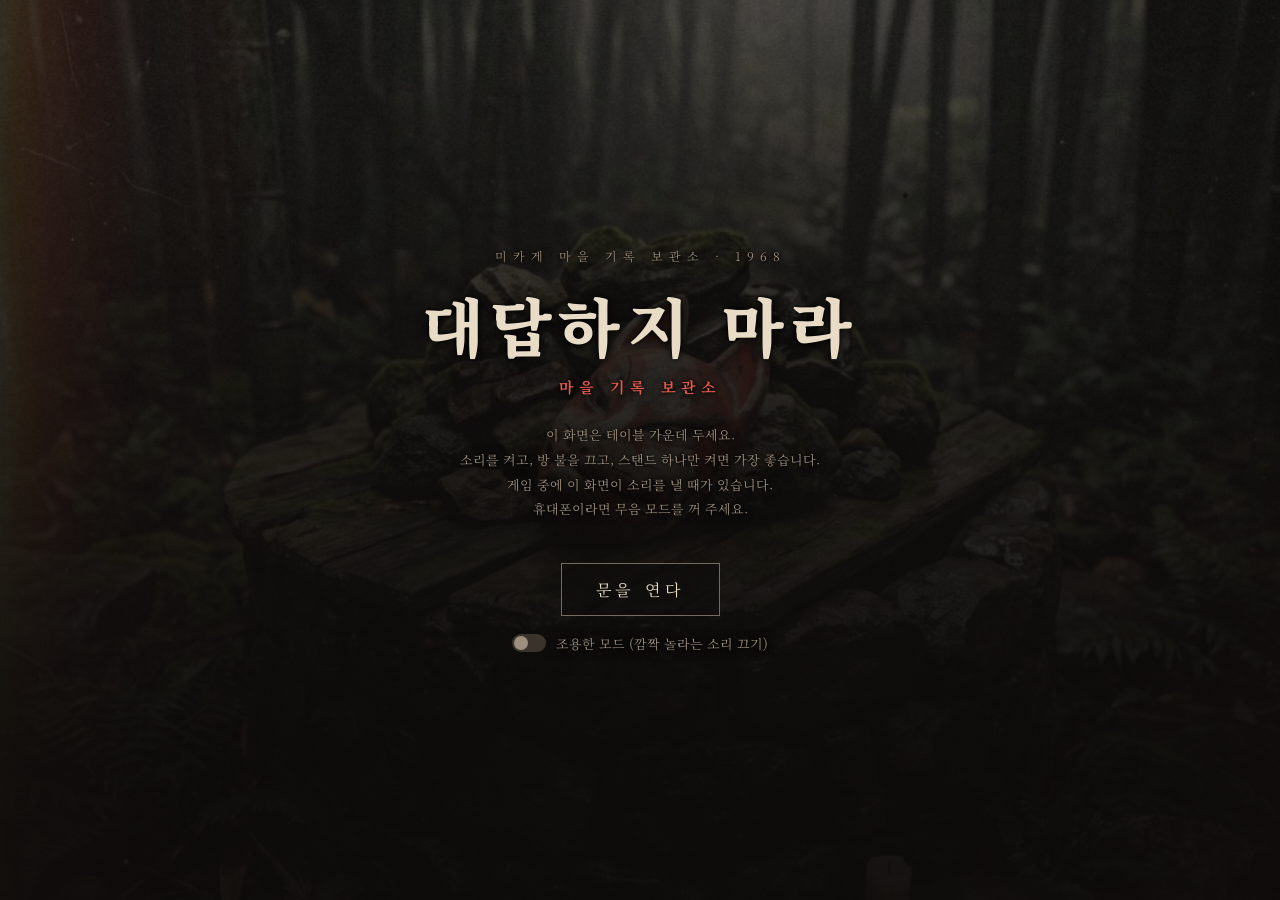
<file: index.html>
<!doctype html>
<html lang="ko">
<head>
<meta charset="utf-8">
<meta name="viewport" content="width=device-width, initial-scale=1, viewport-fit=cover">
<title>미카게 마을 기록 보관소</title>
<link href="https://fonts.googleapis.com/css2?family=Noto+Serif+KR:wght@400;700;900&family=Noto+Serif+JP:wght@400&family=Nanum+Pen+Script&display=swap" rel="stylesheet">
<link rel="stylesheet" href="style.css">
</head>
<body>

<section class="screen on" id="intro">
  <div class="kicker">미카게 마을 기록 보관소 · 1968</div>
  <h1 class="title">대답하지 마라</h1>
  <div class="sub">마을 기록 보관소</div>
  <p class="note">이 화면은 테이블 가운데 두세요.<br>소리를 켜고, 방 불을 끄고, 스탠드 하나만 켜면 가장 좋습니다.<br>게임 중에 이 화면이 소리를 낼 때가 있습니다.<br>휴대폰이라면 무음 모드를 꺼 주세요.</p>
  <button class="btn" id="btnStart">문을 연다</button>
  <div class="toggle" id="tgQuiet"><i></i>조용한 모드 (깜짝 놀라는 소리 끄기)</div>
</section>

<section class="screen" id="guest">
  <h2>마을 방명록</h2>
  <p class="note">오늘 밤 이 자리에 앉은 사람의 이름을 적어 주세요.<br><b style="color:#e8dcc6">인물 이름이 아니라, 당신의 이름입니다.</b></p>
  <div class="guestbook">
    <div class="head">1968년 8월 16일 · 방문한 사람</div>
    <input id="g1" placeholder="첫 번째 사람" maxlength="12" autocomplete="off">
    <input id="g2" placeholder="두 번째 사람" maxlength="12" autocomplete="off">
    <input id="g3" placeholder="세 번째 사람" maxlength="12" autocomplete="off">
  </div>
  <button class="btn" id="btnGuest">적었습니다</button>
</section>

<section class="screen" id="hub">
  <div class="hubhead">미카게 마을 기록 보관소</div>
  <h2 style="margin-top:12px">진행 가이드가 말할 때 누르세요</h2>
  <div class="steps">
    <div class="step" id="stBroadcast"><b>01:00 방송</b><span>막간. 진행 가이드를 소리 내어 읽은 뒤 누릅니다.</span></div>
    <div class="step" id="stSecond"><b>2차 토론 시작</b><span>6단계. 2차 토론을 시작할 때 누릅니다.</span></div>
    <div class="step" id="stEnding"><b>1958년 테이프</b><span>11단계. '에필로그'와 '후미의 메모'를 다 읽은 뒤 누릅니다.</span></div>
  </div>
  <div class="hubfoot">
    <a id="lnAmb">배경음 끄기</a>
    <a id="lnQuiet">조용한 모드: 꺼짐</a>
    <a id="lnGuest">방명록 다시 쓰기</a>
    <a id="lnReset">처음부터</a>
  </div>
</section>

<section class="screen" id="show"></section>

<script src="app.js"></script>
</body>
</html>
</file>
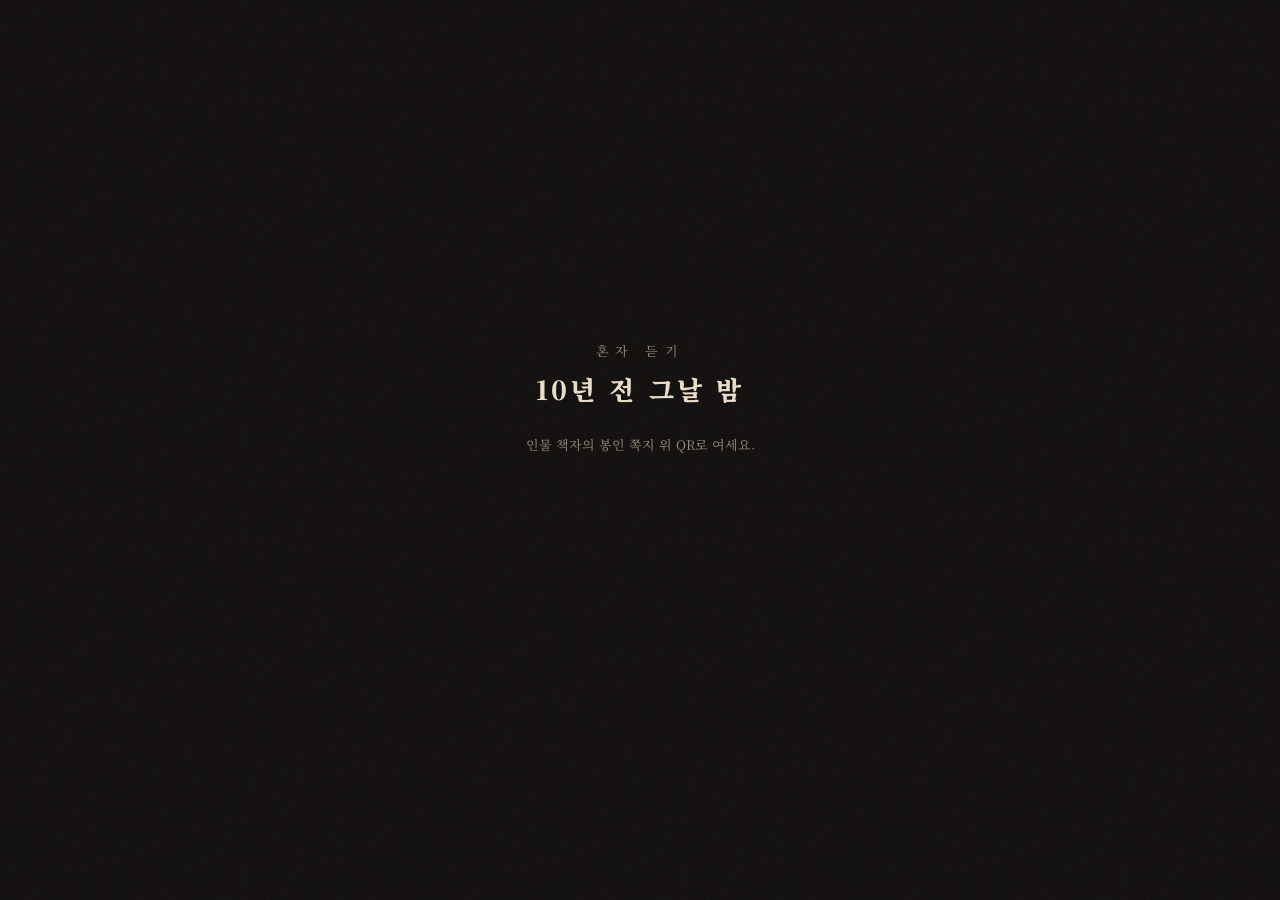
<file: listen.html>
<!doctype html>
<html lang="ko">
<head>
<meta charset="utf-8">
<meta name="viewport" content="width=device-width, initial-scale=1, viewport-fit=cover">
<title>혼자 듣기</title>
<link href="https://fonts.googleapis.com/css2?family=Noto+Serif+KR:wght@400;700;900&display=swap" rel="stylesheet">
<link rel="stylesheet" href="style.css">
</head>
<body>
<section class="screen on" id="listen">
  <div class="who" id="who">혼자 듣기</div>
  <h2 id="ttl">10년 전 그날 밤</h2>
  <p class="note" id="msg">이어폰을 끼세요. 다른 사람에게 들려주지 마세요.<br>진행 가이드가 '혼자 듣기'를 말할 때만 누르세요.</p>
  <div class="ring" id="ring">듣기</div>
  <p class="note" id="after" style="opacity:0;transition:opacity 2s">당신이 들었던 소리입니다.<br>이제 봉인 쪽지를 여세요.</p>
</section>
<script>
(() => {
  const who = new URLSearchParams(location.search).get("who");
  const NAMES = { kota: "기리시마 고타", yuki: "다카무라 유키", michi: "오카 미치" };
  const ring = document.getElementById("ring");
  if (!NAMES[who]) {
    document.getElementById("msg").textContent = "인물 책자의 봉인 쪽지 위 QR로 여세요.";
    ring.style.display = "none";
    return;
  }
  document.getElementById("who").textContent = NAMES[who];
  let playing = false;
  ring.addEventListener("click", async () => {
    if (playing) return;
    playing = true; ring.classList.add("playing"); ring.textContent = "……";
    const a = new Audio(`audio/listen_${who}.mp3`);
    a.addEventListener("ended", () => {
      ring.classList.remove("playing"); ring.textContent = "다시"; playing = false;
      document.getElementById("after").style.opacity = 1;
    });
    try { await a.play(); } catch (e) { ring.textContent = "소리를 켜고 다시"; playing = false; ring.classList.remove("playing"); }
  });
})();
</script>
</body>
</html>
</file>
<file: style.css>
:root {
  --bg: #0d0b0a;
  --ink: #e8dcc6;
  --dim: #9c8f7d;
  --faint: #5f564b;
  --red: #c8392b;
  --red2: #e05a4d;
  --serif: "Noto Serif KR", "Batang", serif;
  --jp: "Noto Serif JP", "Noto Serif KR", serif;
  --noise: url("data:image/svg+xml;utf8,<svg xmlns='http://www.w3.org/2000/svg' width='220' height='220'><filter id='n'><feTurbulence type='fractalNoise' baseFrequency='.9' numOctaves='2' stitchTiles='stitch'/><feColorMatrix values='0 0 0 0 .8  0 0 0 0 .75  0 0 0 0 .7  0 0 0 .07 0'/></filter><rect width='100%' height='100%' filter='url(%23n)'/></svg>");
}
* { box-sizing: border-box; -webkit-tap-highlight-color: transparent; }
html, body { margin: 0; height: 100%; background: var(--bg); color: var(--ink); font-family: var(--serif); }
body { background-image: var(--noise); overflow: hidden; word-break: keep-all; }
button { font-family: inherit; }

.screen { position: fixed; inset: 0; display: none; flex-direction: column; align-items: center; justify-content: center; padding: 24px 16px; text-align: center; }
.screen.on { display: flex; }

/* 시작 */
#intro { background: radial-gradient(ellipse at 50% 55%, rgba(13,11,10,.72), rgba(13,11,10,.5) 70%), linear-gradient(180deg, rgba(13,11,10,.2), rgba(13,11,10,.9) 85%), url(img/cover.jpg) center / cover; text-shadow: 0 1px 12px #000, 0 0 3px #000; }
.kicker { font-size: 12px; letter-spacing: .5em; color: var(--dim); }
h1.title { margin: 14px 0 6px; font-weight: 900; font-size: clamp(34px, 9vw, 64px); letter-spacing: .1em; }
.sub { font-size: 15px; letter-spacing: .4em; color: var(--red2); font-weight: 700; }
.note { margin-top: 26px; font-size: 13px; line-height: 1.9; color: var(--dim); max-width: 420px; }
.btn { margin-top: 28px; padding: 14px 34px; border: 1px solid rgba(232,220,198,.45); background: rgba(13,11,10,.55); color: var(--ink);
  font-size: 16px; letter-spacing: .3em; cursor: pointer; }
.btn:active { background: rgba(200,57,43,.25); }
.btn.red { border-color: rgba(224,90,77,.7); color: #f2c4bd; }
.toggle { margin-top: 18px; font-size: 13px; color: var(--dim); display: flex; gap: 10px; align-items: center; justify-content: center; cursor: pointer; }
.toggle i { width: 34px; height: 18px; border-radius: 9px; background: #3a332c; position: relative; }
.toggle i::after { content: ""; position: absolute; top: 2px; left: 2px; width: 14px; height: 14px; border-radius: 50%; background: #9c8f7d; transition: .2s; }
.toggle.on i { background: #7a2a22; } .toggle.on i::after { left: 18px; background: #f2c4bd; }

/* 방명록 */
#guest h2, #hub h2 { font-weight: 900; font-size: 24px; letter-spacing: .15em; margin: 0 0 8px; }
.guestbook { margin-top: 22px; width: min(420px, 100%); background: #e9dfc7; color: #2a231b; padding: 22px 22px 10px; box-shadow: 0 6px 24px rgba(0,0,0,.6); transform: rotate(-.6deg); }
.guestbook .head { font-size: 12px; letter-spacing: .3em; color: #6b5d4a; border-bottom: 1px solid #b9a888; padding-bottom: 8px; margin-bottom: 8px; }
.guestbook input { width: 100%; border: 0; border-bottom: 1px dotted #9a8a6e; background: transparent; padding: 10px 2px; font-family: "Nanum Pen Script", cursive; font-size: 26px; color: #2a231b; outline: none; }
.guestbook input::placeholder { color: #b5a68a; font-family: var(--serif); font-size: 14px; }

/* 보관소 (게임 중 화면) */
#hub { justify-content: flex-start; padding-top: 48px; overflow-y: auto; background: linear-gradient(180deg, rgba(13,11,10,.86), rgba(13,11,10,.97) 60%), url(img/village.jpg) center top / cover; }
.hubhead { font-size: 12px; letter-spacing: .5em; color: var(--dim); }
.steps { margin-top: 26px; width: min(460px, 100%); display: flex; flex-direction: column; gap: 14px; }
.step { text-align: left; padding: 16px 18px; border: 1px solid rgba(232,220,198,.22); background: rgba(255,255,255,.02); cursor: pointer; color: var(--ink); }
.step b { display: block; font-size: 17px; letter-spacing: .08em; }
.step span { display: block; margin-top: 4px; font-size: 12.5px; color: var(--dim); line-height: 1.6; }
.step.done { opacity: .45; }
.step.armed { border-color: rgba(224,90,77,.55); }
.hubfoot { margin-top: 26px; display: flex; gap: 18px; flex-wrap: wrap; justify-content: center; font-size: 12.5px; color: var(--dim); }
.hubfoot a { color: var(--dim); text-decoration: underline; text-underline-offset: 3px; cursor: pointer; }

/* 연출 화면 */
#show { background: #000; cursor: pointer; }
#show .line { position: absolute; left: 16px; right: 16px; text-align: center; opacity: 0; transition: opacity 1.6s; font-size: clamp(20px, 5vw, 34px); letter-spacing: .12em; line-height: 1.8; }
#show .line.on { opacity: 1; }
#show .line.red { color: var(--red2); }
#show .line.small { font-size: 14px; color: var(--dim); letter-spacing: .2em; }
#show .name { font-family: "Nanum Pen Script", cursive; font-size: clamp(34px, 9vw, 60px); color: #d8cbb2; letter-spacing: .25em; }
#show .name span { opacity: 0; transition: opacity .9s; } #show .name span.on { opacity: 1; }
#show .line.tiny { font-family: "Nanum Pen Script", cursive; font-size: 30px; color: #8d806d; letter-spacing: .2em; }
#show .line.hint { z-index: 3; font-size: 14px; color: #c9bba4; letter-spacing: .12em; text-shadow: 0 0 8px #000, 0 0 2px #000; }
.photo { position: absolute; inset: 0; display: flex; align-items: center; justify-content: center; overflow: hidden; background: #000; opacity: 0; transition: opacity 3s; }
.photo.on { opacity: 1; }
/* 사진 비율 그대로 두고, 붉은 점(사진 속 66.2% · 63.8%)을 기준으로 확대하며 화면 가운데로 끌어온다 */
.photo .frame { position: relative; width: min(100vw, 149vh); aspect-ratio: 1800 / 1208; flex: none; transform-origin: 66.2% 63.8%; transition: transform 22s cubic-bezier(.3,0,.2,1); }
.photo.zoom .frame { transform: translate(-16.2%, -13.8%) scale(4.4); }
.photo .frame img { display: block; width: 100%; height: 100%; filter: grayscale(1) contrast(1.05); }
.photo .dot { position: absolute; left: 66.2%; top: 63.8%; width: 2.4px; height: 2.4px; margin: -1.2px; border-radius: 50%; background: #b3170d; box-shadow: 0 0 1.5px .8px rgba(179,23,13,.55); }
.photo::after { content: ""; position: absolute; left: 0; right: 0; bottom: 0; height: 34%; background: linear-gradient(180deg, transparent, rgba(0,0,0,.82)); pointer-events: none; }
.photo .caption { position: absolute; bottom: 17%; left: 16px; right: 16px; z-index: 2; text-align: center; font-size: clamp(16px, 3.6vw, 21px); letter-spacing: .15em; color: #e0d3bc; text-shadow: 0 0 10px #000, 0 0 3px #000; opacity: 0; transition: opacity 2s; }
.photo .caption.on { opacity: 1; }
.flicker { animation: flick .35s steps(2) 2; }
@keyframes flick { 0% { filter: brightness(1.8); } 50% { filter: brightness(.2); } 100% { filter: none; } }

/* 혼자 듣기 */
#listen .who { font-size: 13px; letter-spacing: .5em; color: var(--dim); }
#listen h2 { font-weight: 900; font-size: 26px; letter-spacing: .12em; margin: 10px 0 0; }
.ring { margin-top: 36px; width: 128px; height: 128px; border-radius: 50%; border: 1px solid rgba(232,220,198,.35); display: flex; align-items: center; justify-content: center; font-size: 14px; letter-spacing: .3em; cursor: pointer; }
.ring.playing { animation: pulse 2.4s ease-in-out infinite; border-color: rgba(224,90,77,.6); }
@keyframes pulse { 50% { box-shadow: 0 0 0 14px rgba(224,90,77,.08); } }
</file>
